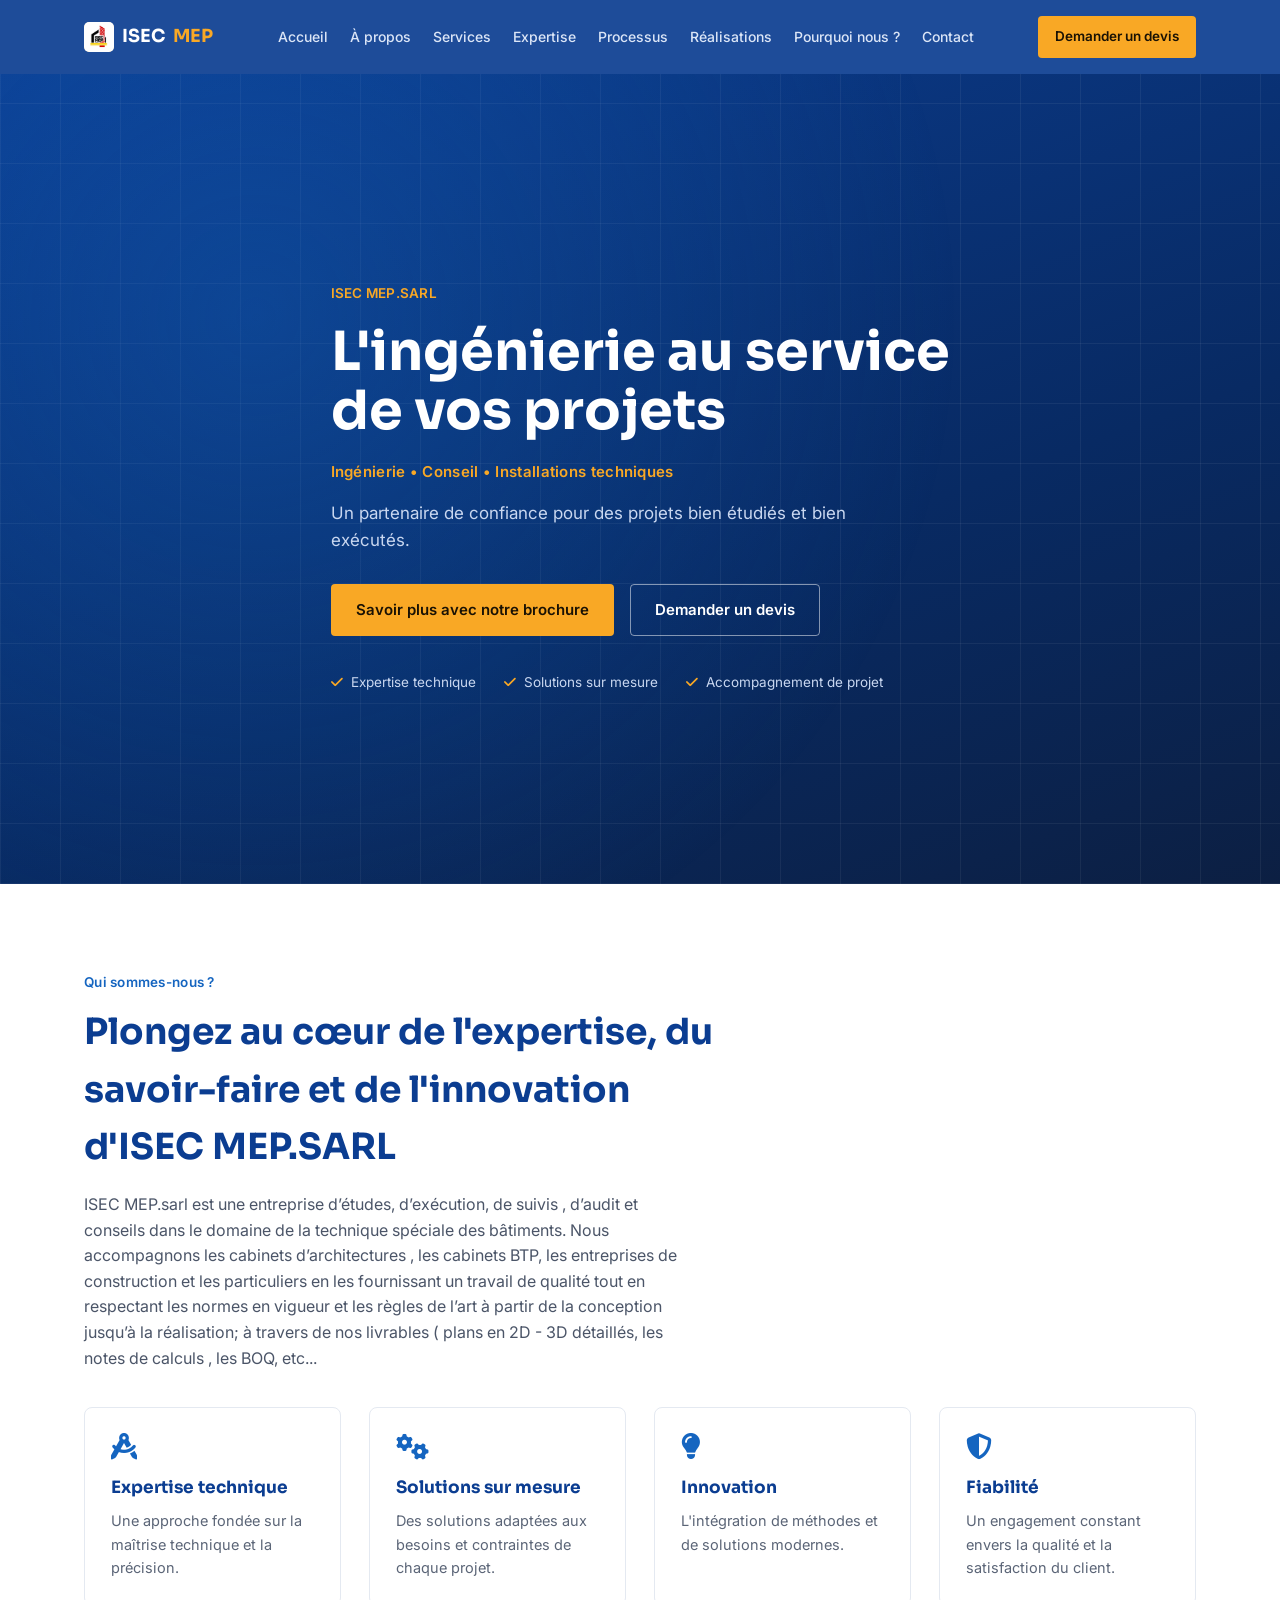
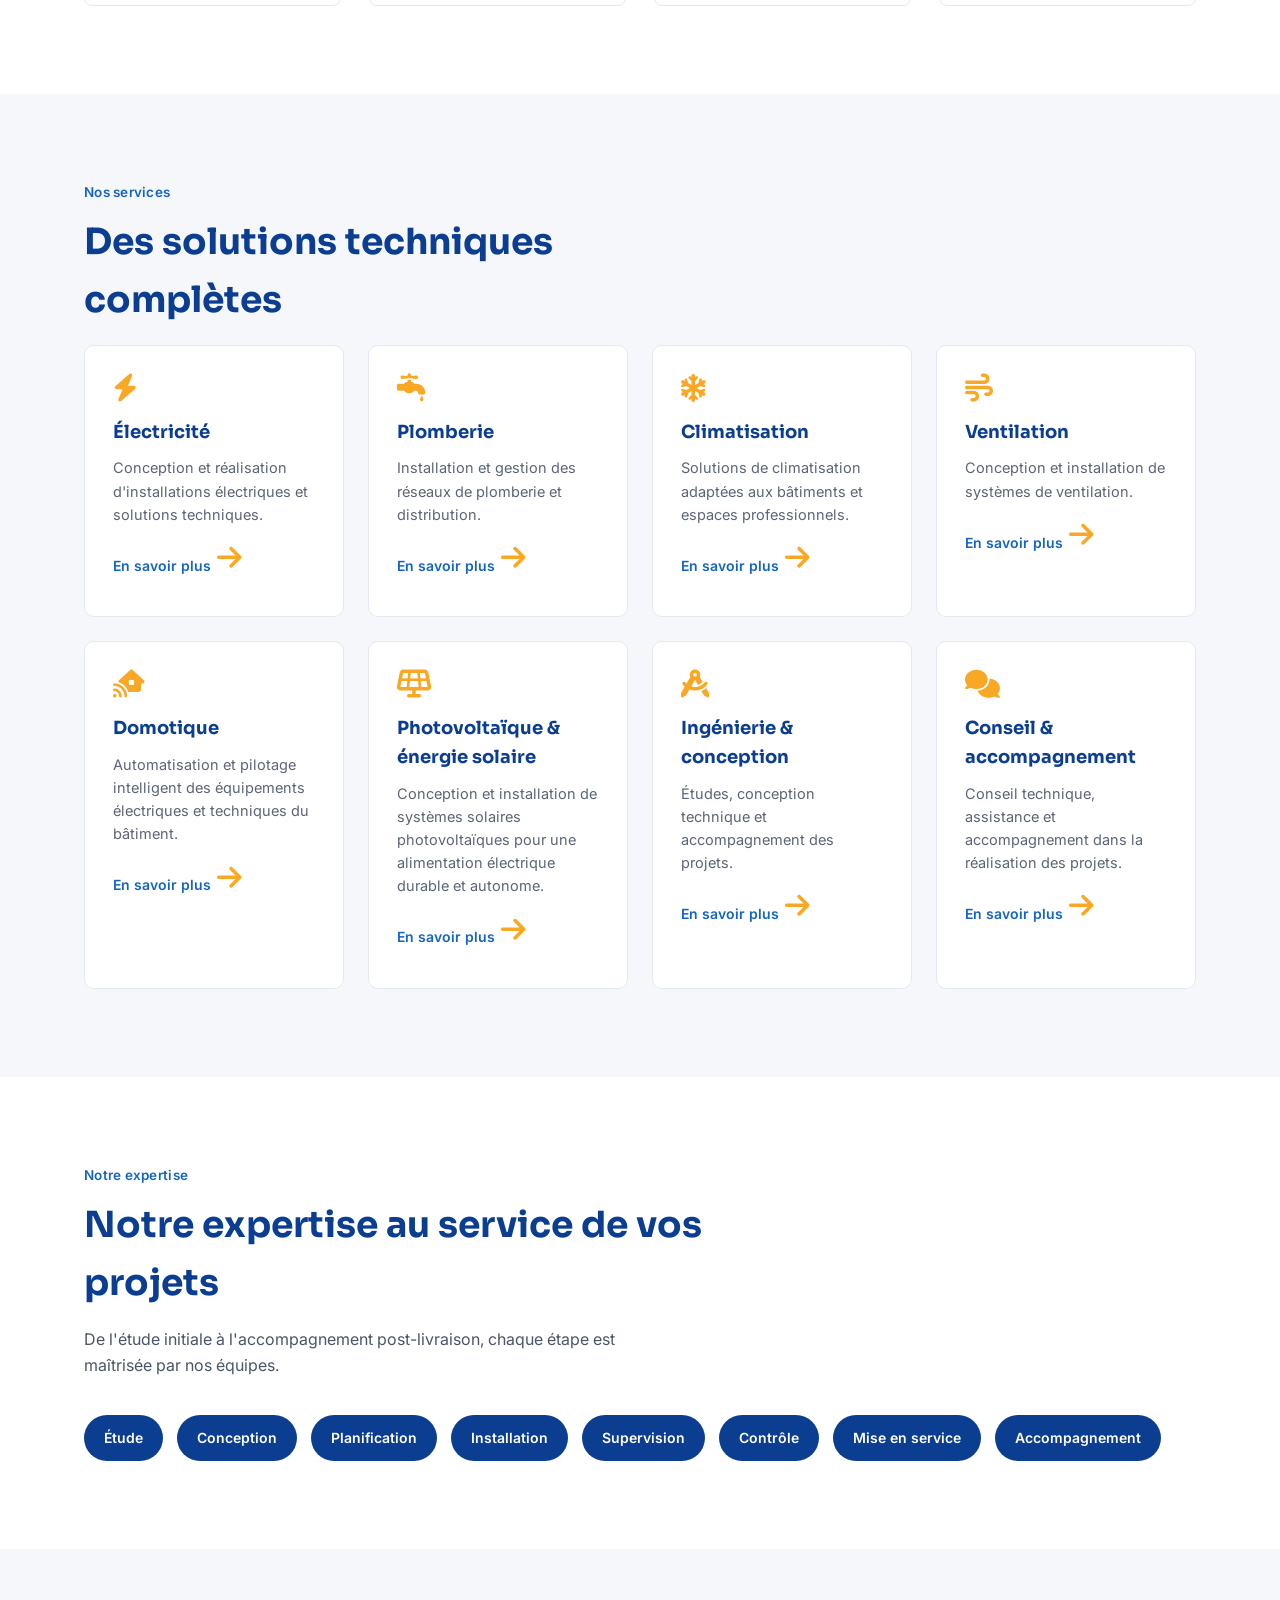
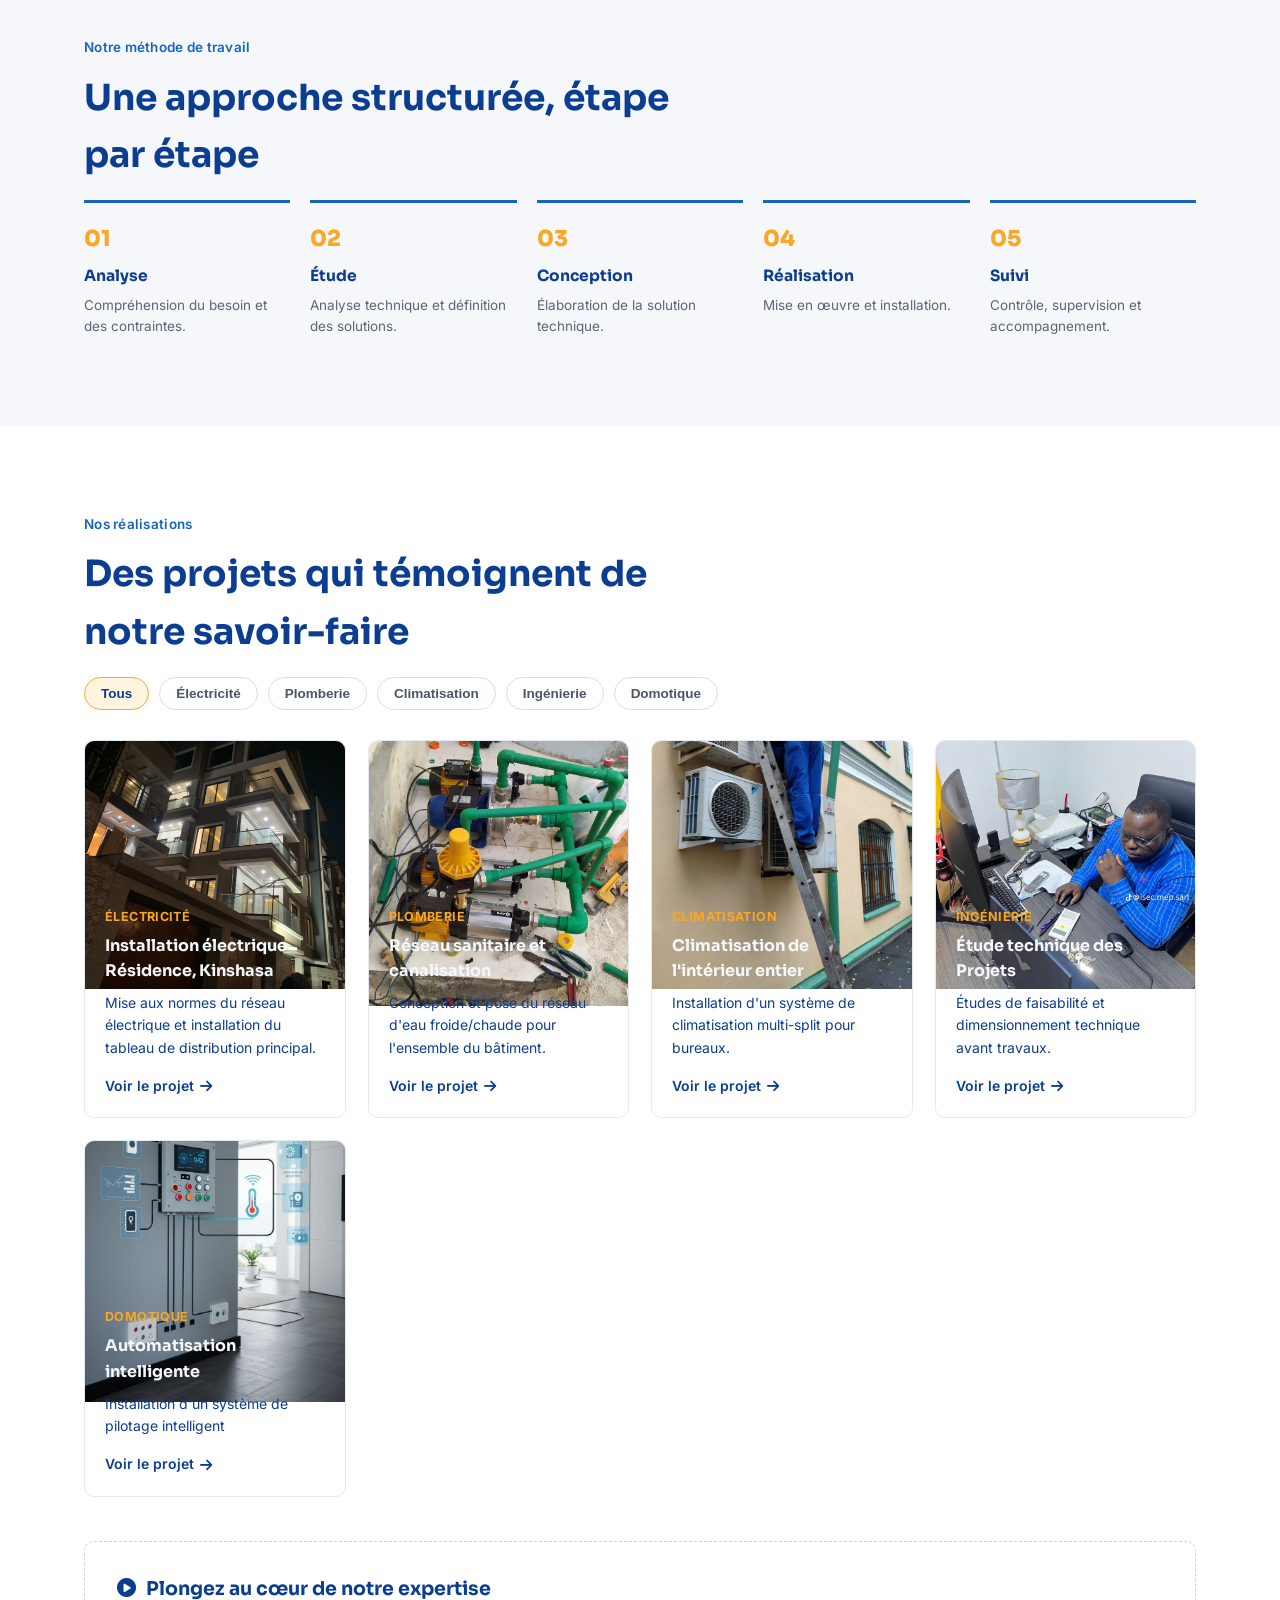
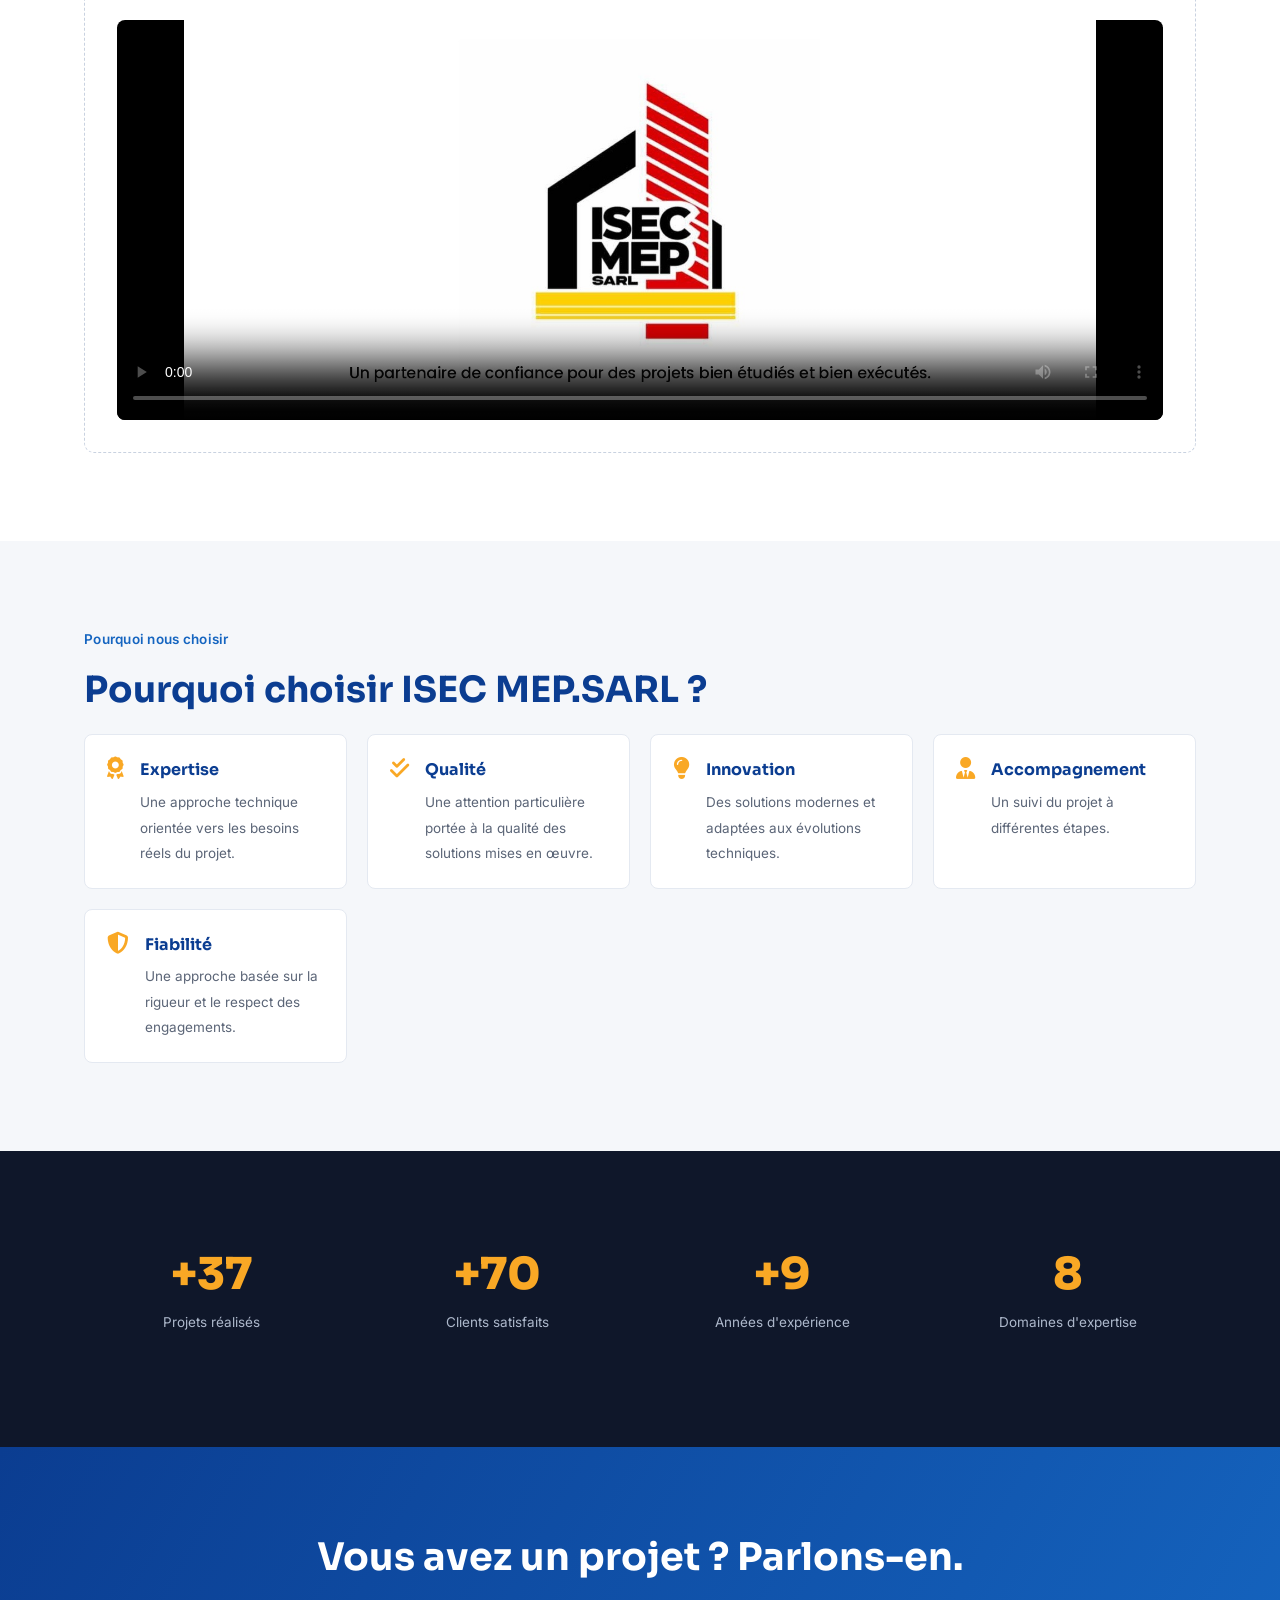
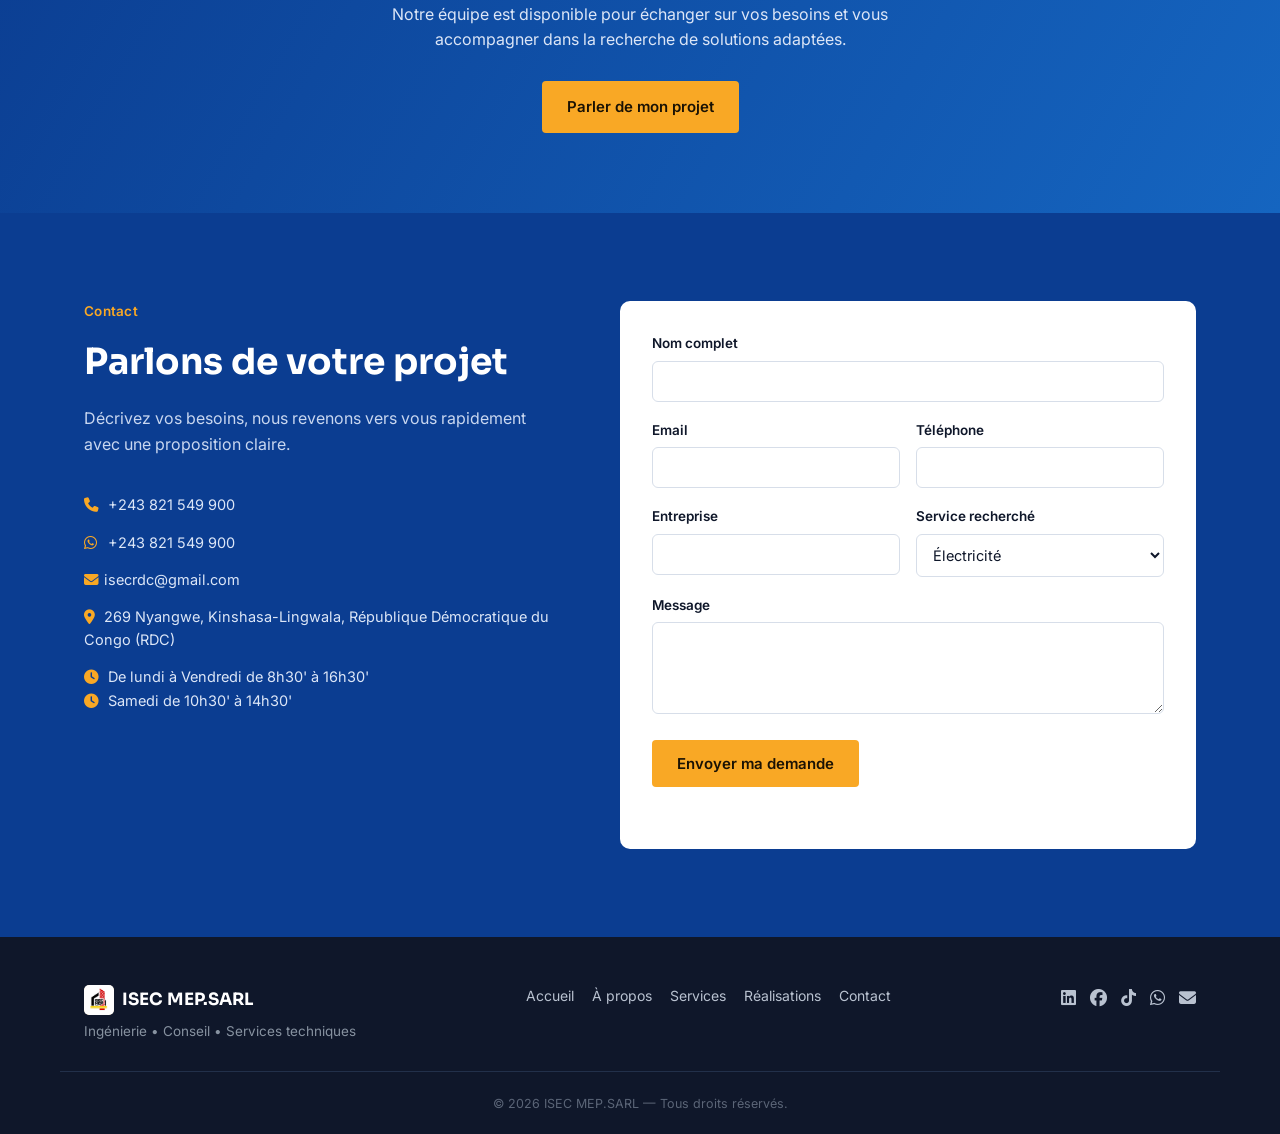
<file: index.html>
<!DOCTYPE html>
<html lang="fr">

<head>
    <meta charset="UTF-8">
    <meta name="viewport" content="width=device-width, initial-scale=1">
    <title>ISEC MEP.SARL | Ingénierie, Conseil et Services Techniques</title>
    <meta name="description"
        content="ISEC MEP.SARL accompagne vos projets à travers des solutions en ingénierie, électricité, plomberie, climatisation, ventilation et services techniques.">
    <meta name="keywords"
        content="ingénierie Kinshasa, électricité, plomberie, climatisation, ventilation, HVAC, conseil technique, ISEC MEP">
    <meta property="og:title" content="ISEC MEP.SARL | Ingénierie, Conseil et Services Techniques">
    <meta property="og:description"
        content="Ingénierie, électricité, plomberie, climatisation, ventilation et conseil technique.">
    <meta property="og:type" content="business.business">
    <link rel="icon" href="gallerie/logo-isec-mep.jpeg">
    <link rel="preconnect" href="https://fonts.googleapis.com">
    <link rel="preconnect" href="https://fonts.gstatic.com" crossorigin>
    <link
        href="https://fonts.googleapis.com/css2?family=Sora:wght@500;600;700;800&family=Inter:wght@400;500;600&display=swap"
        rel="stylesheet">
    <link rel="stylesheet" href="https://cdnjs.cloudflare.com/ajax/libs/font-awesome/6.5.1/css/all.min.css">
    <link rel="stylesheet" href="style.css">
</head>

<body>
    <a class="skip-link" href="#contenu">Aller au contenu</a>

    <header class="navbar" id="navbar">
        <div class="wrap nav-inner">
            <a href="#accueil" class="brand"><span class="brand-mark"><img src="gallerie/logo-isec-mep.jpeg"
                        alt=""></span> ISEC <span>MEP</span></a>
            <nav class="nav-links" id="navLinks" aria-label="Navigation principale">
                <a href="#accueil">Accueil</a>
                <a href="#apropos">À propos</a>
                <a href="#services">Services</a>
                <a href="#expertise">Expertise</a>
                <a href="#processus">Processus</a>
                <a href="#realisations">Réalisations</a>
                <a href="#pourquoi">Pourquoi nous ?</a>
                <a href="#contact">Contact</a>
            </nav>
            <div class="nav-actions">
                <a href="#contact" title="Cliquer ici pour demander un devis" class="btn btn-gold btn-sm">Demander un
                    devis</a>
                <button class="hamburger" id="hamburger" aria-expanded="false" aria-controls="navLinks"
                    aria-label="Menu">
                    <span></span><span></span><span></span>
                </button>
            </div>
        </div>
    </header>

    <section class="hero" id="accueil">
        <div class="hero-grid" aria-hidden="true"></div>
        <div class="hero-overlay"></div>
        <div class="wrap hero-content">
            <p class="eyebrow">ISEC MEP.SARL</p>
            <h1>L'ingénierie au service<br>de vos projets</h1>
            <p class="hero-sub">Ingénierie • Conseil • Installations techniques</p>
            <p class="hero-text">Un partenaire de confiance pour des projets bien étudiés et bien exécutés.</p>

            <div class="cta-row">
                <a href="document/ISEC MEP.pdf"
                    title="Cliquer ici pour télécharger notre brochure et savoir plus sur nous "
                    class="btn btn-gold">Savoir plus avec notre brochure</a>
                <a href="#contact" title="Cliquer ici pour demander un devis" class="btn btn-outline">Demander un
                    devis</a>
            </div>
            <ul class="hero-indicators">
                <li><i class="fa-solid fa-check"></i> Expertise technique</li>
                <li><i class="fa-solid fa-check"></i> Solutions sur mesure</li>
                <li><i class="fa-solid fa-check"></i> Accompagnement de projet</li>
            </ul>
        </div>
    </section>

    <main id="contenu">
        <!------------------------------------about------------------------------------------------------------------------------------------>
        <!------------------------------------------------------------------------------------------------------------------------------>
        <section id="apropos" class="section">
            <div class="wrap">
                <p class="tag">Qui sommes-nous ?</p>
                <h2>Plongez au cœur de l'expertise, du savoir-faire et de l'innovation d'ISEC MEP.SARL</h2>
                <p class="lead">ISEC MEP.sarl est une entreprise d’études, d’exécution, de suivis , d’audit et conseils
                    dans le domaine de la technique spéciale des bâtiments. Nous accompagnons les cabinets
                    d’architectures , les cabinets BTP, les entreprises de construction et les particuliers en les
                    fournissant un travail de qualité tout en respectant les normes en vigueur et les règles de l’art à
                    partir de la conception jusqu’à la réalisation; à travers de nos livrables ( plans en 2D - 3D
                    détaillés, les notes de calculs , les BOQ, etc...</p>
                <div class="feature-grid">
                    <div class="feature"><i class="fa-solid fa-drafting-compass"></i>
                        <h3>Expertise technique</h3>
                        <p>Une approche fondée sur la maîtrise technique et la précision.</p>
                    </div>
                    <div class="feature"><i class="fa-solid fa-gears"></i>
                        <h3>Solutions sur mesure</h3>
                        <p>Des solutions adaptées aux besoins et contraintes de chaque projet.</p>
                    </div>
                    <div class="feature"><i class="fa-solid fa-lightbulb"></i>
                        <h3>Innovation</h3>
                        <p>L'intégration de méthodes et de solutions modernes.</p>
                    </div>
                    <div class="feature"><i class="fa-solid fa-shield-halved"></i>
                        <h3>Fiabilité</h3>
                        <p>Un engagement constant envers la qualité et la satisfaction du client.</p>
                    </div>
                </div>
            </div>
        </section>
        <!-------------------------------------services----------------------------------------------------------------------------------------->
        <!------------------------------------------------------------------------------------------------------------------------------>
        <section id="services" class="section alt">
            <div class="wrap">
                <p class="tag">Nos services</p>
                <h2>Des solutions techniques complètes</h2>
                <div class="card-grid">
                    <article class="card"><i class="fa-solid fa-bolt"></i>
                        <h3>Électricité</h3>
                        <p>Conception et réalisation d'installations électriques et solutions techniques.</p><a
                            href="#contact" class="card-link">En savoir plus <i class="fa-solid fa-arrow-right"></i></a>
                    </article>
                    <article class="card"><i class="fa-solid fa-faucet-drip"></i>
                        <h3>Plomberie</h3>
                        <p>Installation et gestion des réseaux de plomberie et distribution.</p><a href="#contact"
                            class="card-link">En savoir plus <i class="fa-solid fa-arrow-right"></i></a>
                    </article>
                    <article class="card"><i class="fa-solid fa-snowflake"></i>
                        <h3>Climatisation</h3>
                        <p>Solutions de climatisation adaptées aux bâtiments et espaces professionnels.</p><a
                            href="#contact" class="card-link">En savoir plus <i class="fa-solid fa-arrow-right"></i></a>
                    </article>
                    <article class="card"><i class="fa-solid fa-wind"></i>
                        <h3>Ventilation</h3>
                        <p>Conception et installation de systèmes de ventilation.</p><a href="#contact"
                            class="card-link">En savoir
                            plus <i class="fa-solid fa-arrow-right"></i></a>
                    </article>
                    <article class="card"> <i class="fa-solid fa-house-signal"></i>
                        <h3>Domotique</h3>
                        <p>Automatisation et pilotage intelligent des équipements électriques et techniques du bâtiment.
                        </p><a href="#contact" class="card-link">En savoir
                            plus <i class="fa-solid fa-arrow-right"></i></a>
                    </article>
                    <article class="card">
                        <i class="fa-solid fa-solar-panel"></i>
                        <h3>Photovoltaïque &amp; énergie solaire</h3>
                        <p>Conception et installation de systèmes solaires photovoltaïques pour une alimentation
                            électrique durable et autonome.</p>
                        <a href="#contact" class="card-link">En savoir plus <i class="fa-solid fa-arrow-right"></i></a>
                    </article>
                    <article class="card"><i class="fa-solid fa-compass-drafting"></i>
                        <h3>Ingénierie &amp; conception</h3>
                        <p>Études, conception technique et accompagnement des projets.</p><a href="#contact"
                            class="card-link">En
                            savoir plus <i class="fa-solid fa-arrow-right"></i></a>
                    </article>
                    <article class="card"><i class="fa-solid fa-comments"></i>
                        <h3>Conseil &amp; accompagnement</h3>
                        <p>Conseil technique, assistance et accompagnement dans la réalisation des projets.</p><a
                            href="#contact" class="card-link">En savoir plus <i class="fa-solid fa-arrow-right"></i></a>
                    </article>
                </div>
            </div>
        </section>
        <!-----------------------------expertise chips------------------------------------------------------------------------------------------------->
        <!------------------------------------------------------------------------------------------------------------------------------>
        <section id="expertise" class="section">
            <div class="wrap">
                <p class="tag">Notre expertise</p>
                <h2>Notre expertise au service de vos projets</h2>
                <p class="lead">De l'étude initiale à l'accompagnement post-livraison, chaque étape est maîtrisée par
                    nos
                    équipes.</p>
                <div class="expertise-grid">
                    <span>Étude</span><span>Conception</span><span>Planification</span><span>Installation</span>
                    <span>Supervision</span><span>Contrôle</span><span>Mise en service</span><span>Accompagnement</span>
                </div>
            </div>
        </section>
        <!-----------------------------------timeline------------------------------------------------------------------------------------------->
        <!------------------------------------------------------------------------------------------------------------------------------>
        <section id="processus" class="section alt">
            <div class="wrap">
                <p class="tag">Notre méthode de travail</p>
                <h2>Une approche structurée, étape par étape</h2>
                <ol class="timeline">
                    <li><span class="tl-num">01</span>
                        <h3>Analyse</h3>
                        <p>Compréhension du besoin et des contraintes.</p>
                    </li>
                    <li><span class="tl-num">02</span>
                        <h3>Étude</h3>
                        <p>Analyse technique et définition des solutions.</p>
                    </li>
                    <li><span class="tl-num">03</span>
                        <h3>Conception</h3>
                        <p>Élaboration de la solution technique.</p>
                    </li>
                    <li><span class="tl-num">04</span>
                        <h3>Réalisation</h3>
                        <p>Mise en œuvre et installation.</p>
                    </li>
                    <li><span class="tl-num">05</span>
                        <h3>Suivi</h3>
                        <p>Contrôle, supervision et accompagnement.</p>
                    </li>
                </ol>
            </div>
        </section>
        <!----------------------------------filters + gallery + réalisations---------------------------------------------------------------------------->
        <!------------------------------------------------------------------------------------------------------------------------------>
        <section id="realisations" class="section">
            <div class="wrap">
                <p class="tag">Nos réalisations</p>
                <h2>Des projets qui témoignent de notre savoir-faire</h2>
                <div class="filters" role="tablist" aria-label="Filtrer les réalisations">
                    <button class="filter-btn active" data-filter="all">Tous</button>
                    <button class="filter-btn" data-filter="electricite">Électricité</button>
                    <button class="filter-btn" data-filter="plomberie">Plomberie</button>
                    <button class="filter-btn" data-filter="hvac">Climatisation</button>
                    <button class="filter-btn" data-filter="ingenierie">Ingénierie</button>
                    <button class="filter-btn" data-filter="construction">Domotique</button>
                </div>
                <div class="gallery" id="gallery">
                    <article class="gcard" data-cat="electricite">
                        <div class="gph"><img src="gallerie/electricite.jpeg" alt="les images de nos réalisations">
                        </div>
                        <span class="gcat">Électricité</span>
                        <h3>Installation électrique Résidence, Kinshasa </h3>
                        <p>Mise aux normes du réseau électrique et installation du tableau de distribution principal.
                        </p><a href="#video-block" class="card-link">Voir le projet <i
                                class="fa-solid fa-arrow-right"></i></a>
                    </article>
                    <article class="gcard" data-cat="plomberie">
                        <div class="gph"><img src="gallerie/plomberie-isec-image.jpg"
                                alt="les images de nos réalisations"></div>
                        <span class="gcat">Plomberie</span>
                        <h3>Réseau sanitaire et canalisation</h3>
                        <p>Conception et pose du réseau d'eau froide/chaude pour l'ensemble du bâtiment.</p><a
                            href="#video-block" class="card-link">Voir le projet <i
                                class="fa-solid fa-arrow-right"></i></a>
                    </article>
                    <article class="gcard" data-cat="hvac">
                        <div class="gph"><img src="gallerie/climasation-isec-image.jpg"
                                alt="les images de nos réalisations">
                        </div>
                        <span class="gcat">CLIMATISATION</span>
                        <h3>Climatisation de l'intérieur entier</h3>
                        <p>Installation d'un système de climatisation multi-split pour bureaux.</p><a
                            href="#video-block" class="card-link">Voir le projet <i
                                class="fa-solid fa-arrow-right"></i></a>
                    </article>
                    <article class="gcard" data-cat="ingenierie">
                        <div class="gph"><img src="gallerie/CEO isec mep.jpeg" alt="les images de nos réalisations">
                        </div>
                        <span class="gcat">Ingénierie</span>
                        <h3> Étude technique des Projets</h3>
                        <p>Études de faisabilité et dimensionnement technique avant travaux.</p><a href="#video-block"
                            class="card-link">Voir le projet <i class="fa-solid fa-arrow-right"></i></a>
                    </article>
                    <article class="gcard" data-cat="construction">
                        <div class="gph"><img src="gallerie/domotique-ise-image.jpg"
                                alt="les images de nos réalisations"></div>
                        <span class="gcat">Domotique</span>
                        <h3>Automatisation intelligente</h3>
                        <p>Installation d'un système de pilotage intelligent</p><a href="#video-block"
                            class="card-link">Voir le projet <i class="fa-solid fa-arrow-right"></i></a>
                    </article>
                </div>
                <div class="video-block" id="video-block">
                    <h3><i class="fa-solid fa-circle-play"></i>Plongez au cœur de notre expertise</h3>
                    <video controls playsinline preload="metadata"
                        poster="gallerie/ISEC_MEP_SARL_Facebook_Cover_slogan.jpg" width="100%" height="400px">

                        <source src="gallerie/video-isec-mep.mp4" type="video/mp4">

                        Votre navigateur ne supporte pas la lecture de cette vidéo.
                    </video>
                </div>
            </div>
        </section>
        <!--------------------------------------pourquoi nous ?---------------------------------------------------------------------------------------->
        <!------------------------------------------------------------------------------------------------------------------------------>
        <section id="pourquoi" class="section alt">
            <div class="wrap">
                <p class="tag">Pourquoi nous choisir</p>
                <h2>Pourquoi choisir ISEC MEP.SARL ?</h2>
                <div class="why-grid">
                    <div class="why"><i class="fa-solid fa-award"></i>
                        <div>
                            <h3>Expertise</h3><span>Une approche technique orientée vers les besoins réels du
                                projet.</span>
                        </div>
                    </div>
                    <div class="why"><i class="fa-solid fa-check-double"></i>
                        <div>
                            <h3>Qualité</h3><span>Une attention particulière portée à la qualité des solutions mises en
                                œuvre.</span>
                        </div>
                    </div>
                    <div class="why"><i class="fa-solid fa-lightbulb"></i>
                        <div>
                            <h3>Innovation</h3><span>Des solutions modernes et adaptées aux évolutions
                                techniques.</span>
                        </div>
                    </div>
                    <div class="why"><i class="fa-solid fa-user-tie"></i>
                        <div>
                            <h3>Accompagnement</h3><span>Un suivi du projet à différentes étapes.</span>
                        </div>
                    </div>
                    <div class="why"><i class="fa-solid fa-shield-halved"></i>
                        <div>
                            <h3>Fiabilité</h3><span>Une approche basée sur la rigueur et le respect des
                                engagements.</span>
                        </div>
                    </div>
                </div>
            </div>
        </section>
        <!-------------------------------------------les nombres clés------------------------------------------------------------------->
        <!------------------------------------------------------------------------------------------------------------------------------>
        <section class="section stats-section">
            <div class="wrap">
                <div class="stats-grid">
                    <div class="stat"><span class="stat-num" data-target="50">+50</span><span class="stat-label">Projets
                            réalisés</span>
                    </div>
                    <div class="stat"><span class="stat-num" data-target="70">+70</span><span class="stat-label">Clients
                            satisfaits</span>
                    </div>
                    <div class="stat"><span class="stat-num" data-target="9">+9</span><span class="stat-label">Années
                            d'expérience</span></div>
                    <div class="stat"><span class="stat-num" data-target="8">8</span><span class="stat-label">Domaines
                            d'expertise</span></div>
                </div>
            </div>
        </section>
        <!------------------------------------------------parler du projet--------------------------------------------->
        <!--------------------------------------------------------------------------------------------------------------->
        <section class="cta-banner">
            <div class="wrap">
                <h2>Vous avez un projet ? Parlons-en.</h2>
                <p>Notre équipe est disponible pour échanger sur vos besoins et vous accompagner dans la recherche de
                    solutions
                    adaptées.</p>
                <a href="#contact" title="Cliquer pour nous parler de votre projet" class="btn btn-gold">Parler de mon
                    projet</a>
            </div>
        </section>
        <!-------------------------------------contact et formulaire-------------------------------------------------------->
        <!------------------------------------------------------------------------------------------------------------------>
        <section id="contact" class="section contact-section">
            <div class="wrap contact-grid">
                <div>
                    <p class="tag">Contact</p>
                    <h2>Parlons de votre projet</h2>
                    <p class="lead">Décrivez vos besoins, nous revenons vers vous rapidement avec une proposition
                        claire.</p>
                    <ul class="contact-info">
                        <li><a href="tel:+243821549900" title="Appeler nous"><i class="fa-solid fa-phone"></i> +243 821
                                549 900</a></li>
                        <li><a href="https://wa.me/243821549900" title="Contacter ISEC MEP.SARL sur WhatsApp"
                                class="whatsapp-btn" target="_blank" rel="noopener noreferrer"
                                aria-label="Contacter ISEC MEP.SARL sur WhatsApp"> <i class="fab fa-whatsapp"></i> +243
                                821 549 900
                            </a></li>
                        <li><a href="mailto:isecrdc@gmail.com" title="Pour tous vos couriers"><i
                                    class="fa-solid fa-envelope"></i>isecrdc@gmail.com</a></li>
                        <li><i class="fa-solid fa-location-dot"></i>269 Nyangwe, Kinshasa-Lingwala, République
                            Démocratique du Congo (RDC)</li>
                        <li><i class="fa-solid fa-clock"></i> De lundi à Vendredi de 8h30' à 16h30' <br><i
                                class="fa-solid fa-clock"></i> Samedi de 10h30' à 14h30'</li>
                    </ul>
                </div>
                <form class="contact-form" id="contactForm" novalidate>
                    <div class="form-row"><label for="nom">Nom complet</label><input type="text" id="nom" name="nom"
                            required>
                    </div>
                    <div class="form-row form-row-2">
                        <div><label for="email">Email</label><input type="email" id="email" name="email" required></div>
                        <div><label for="tel">Téléphone</label><input type="tel" id="tel" name="tel" required></div>
                    </div>
                    <div class="form-row form-row-2">
                        <div><label for="entreprise">Entreprise</label><input type="text" id="entreprise"
                                name="entreprise"></div>
                        <div><label for="service">Service recherché</label>
                            <select id="service" name="service">
                                <option>Électricité</option>
                                <option>Plomberie</option>
                                <option>Climatisation</option>
                                <option>Ventilation</option>
                                <option>Domotique</option>
                                <option>Ingénierie &amp; conception</option>
                                <option>Conseil &amp; accompagnement</option>
                                <option>Autre</option>
                            </select>
                        </div>
                    </div>
                    <div class="form-row"><label for="message">Message</label><textarea id="message" name="message"
                            rows="4" required></textarea></div>
                    <button type="submit" class="btn btn-gold">Envoyer ma demande</button>
                    <p class="form-feedback" id="formFeedback" role="status" aria-live="polite"></p>
                </form>
            </div>
        </section>

    </main>
    <!----------------------------------------------footer------------------------------------------------------------------------>
    <!------------------------------------------------------------------------------------------------------------------------->
    <footer class="footer">
        <div class="wrap footer-grid">
            <div>
                <p class="brand footer-brand"><span class="brand-mark"><img src="gallerie/logo-isec-mep.jpeg"
                            alt=""></span> ISEC MEP.SARL</p>
                <p class="footer-tagline">Ingénierie • Conseil • Services techniques</p>
            </div>
            <nav aria-label="Liens du pied de page">
                <a href="#accueil">Accueil</a><a href="#apropos">À propos</a><a href="#services">Services</a>
                <a href="#realisations">Réalisations</a><a href="#contact">Contact</a>
            </nav>
            <div class="socials">
                <a href="https://www.linkedin.com/in/christian-makobo-7935ba208/" aria-label="LinkedIn"><i
                        class="fa-brands fa-linkedin"></i></a>
                <a href="https://web.facebook.com/profile.php?id=61595262446557" aria-label="Facebook"><i
                        class="fa-brands fa-facebook"></i></a>
                <a href="https://www.tiktok.com/@isec.mep.sarl" aria-label="TikTok"><i
                        class="fa-brands fa-tiktok"></i></a>
                <a href="https://wa.me/243821549900" class="whatsapp-btn" target="_blank" rel="noopener noreferrer"
                    aria-label="Contacter ISEC MEP.SARL sur WhatsApp">
                    <i class="fab fa-whatsapp"></i>
                </a>
                <a href="mailto:isecrdc@gmail.com" aria-label="Email"><i class="fa-solid fa-envelope"></i></a>
            </div>
        </div>
        <p class="footer-copy">© 2026 ISEC MEP.SARL — Tous droits réservés.</p>
    </footer>

    <script src="script.js"></script>
</body>

</html>
</file>
<file: style.css>
/* ============ TOKENS ============ */
:root {
  --navy: #0B3D91;
  --blue: #1565C0;
  --gold: #F9A825;
  --dark: #0F172A;
  --gray-light: #F5F7FA;
  --white: #FFFFFF;
  --font-head: 'Sora', system-ui, sans-serif;
  --font-body: 'Inter', system-ui, sans-serif;
}

* {
  box-sizing: border-box;
}

html {
  scroll-behavior: smooth;
}

body {
  margin: 0;
  font-family: var(--font-body);
  color: var(--dark);
  background: var(--white);
  line-height: 1.6;
}

h1,
h2,
h3 {
  font-family: var(--font-head);
  margin: 0;
  color: var(--navy);
}

p {
  margin: 0;
}

a {
  color: inherit;
}

img {
  max-width: 100%;
  display: block;
}

.wrap {
  max-width: 1160px;
  margin: 0 auto;
  padding: 0 24px;
}

.skip-link {
  position: absolute;
  left: -999px;
  top: 0;
  background: var(--gold);
  color: var(--dark);
  padding: 10px 16px;
  z-index: 200;
}

.skip-link:focus {
  left: 16px;
  top: 16px;
}

a:focus-visible,
button:focus-visible,
input:focus-visible,
textarea:focus-visible,
select:focus-visible {
  outline: 2px solid var(--gold);
  outline-offset: 2px;
}

/*********************** BUTTONS *****************************/
/* ======================================================== */

.btn {
  display: inline-flex;
  align-items: center;
  gap: 8px;
  padding: 13px 24px;
  border-radius: 4px;
  font-weight: 600;
  font-size: 15px;
  text-decoration: none;
  border: 1.5px solid transparent;
  cursor: pointer;
  font-family: var(--font-body);
  transition: transform .15s ease, background .15s ease;
}

.btn:hover {
  transform: translateY(-1px);
}

.btn-gold {
  background: var(--gold);
  color: #1a1204;
}

.btn-gold:hover {
  background: #ffb733;
}

.btn-outline {
  border-color: rgba(255, 255, 255, .5);
  color: var(--white);
}

.btn-outline:hover {
  background: rgba(255, 255, 255, .08);
}

.btn-sm {
  padding: 9px 16px;
  font-size: 13.5px;
}

/*************************** NAVBAR ***************************/
/* ========================================================== */

.navbar {
  position: sticky;
  top: 0;
  z-index: 100;
  background: rgba(11, 61, 145, .92);
  backdrop-filter: blur(6px);
  transition: box-shadow .2s ease;
}

.navbar.scrolled {
  box-shadow: 0 4px 18px rgba(0, 0, 0, .18);
}

.nav-inner {
  display: flex;
  align-items: center;
  justify-content: space-between;
  padding: 16px 24px;
}

.brand {
  display: flex;
  align-items: center;
  gap: 8px;
  color: var(--white);
  text-decoration: none;
  font-family: var(--font-head);
  font-weight: 700;
  font-size: 18px;
}

.brand span {
  color: var(--gold);
}
.brand span  img{
  border-radius: 5px;
}
.brand-mark {
  width: 30px;
  height: 30px;
  background: var(--gold);
  color: var(--navy);
  border-radius: 6px;
  display: flex;
  align-items: center;
  justify-content: center;
  font-weight: 800;
}

.nav-links {
  display: flex;
  gap: 22px;
}

.nav-links a {
  color: #DCE6F7;
  text-decoration: none;
  font-size: 14px;
  font-weight: 500;
}

.nav-links a:hover {
  color: var(--gold);
}

.nav-actions {
  display: flex;
  align-items: center;
  gap: 16px;
}

.hamburger {
  display: none;
  flex-direction: column;
  gap: 5px;
  background: none;
  border: none;
  cursor: pointer;
  padding: 6px;
}

.hamburger span {
  width: 22px;
  height: 2px;
  background: var(--white);
}

/* HERO */
.hero {
  position: relative;
  min-height: 90vh;
  display: flex;
  align-items: center;
  overflow: hidden;
  background: linear-gradient(160deg, var(--navy) 0%, #082a63 60%, var(--dark) 130%);
}

.hero-grid {
  position: absolute;
  inset: 0;
  background-image: repeating-linear-gradient(0deg, rgba(255, 255, 255, .06) 0 1px, transparent 1px 60px),
    repeating-linear-gradient(90deg, rgba(255, 255, 255, .06) 0 1px, transparent 1px 60px);
  opacity: 0;
  animation: gridFade 1.4s ease forwards .2s;
}

@keyframes gridFade {
  to {
    opacity: 1;
  }
}

.hero-overlay {
  position: absolute;
  inset: 0;
  background: radial-gradient(circle at 20% 30%, rgba(21, 101, 192, .35), transparent 60%);
}

.hero-content {
  position: relative;
  z-index: 2;
  padding: 100px 24px 80px;
}

.eyebrow {
  color: var(--gold);
  font-size: 13.5px;
  font-weight: 600;
  letter-spacing: .02em;
  margin-bottom: 18px;
}

.hero h1 {
  color: var(--white);
  font-size: clamp(32px, 5.2vw, 54px);
  line-height: 1.1;
  font-weight: 700;
  max-width: 16ch;
  opacity: 0;
  transform: translateY(16px);
  animation: riseIn .7s ease forwards .3s;
}

.hero-sub {
  color: var(--gold);
  font-weight: 600;
  font-size: 15px;
  margin-top: 18px;
  letter-spacing: .02em;
  opacity: 0;
  transform: translateY(16px);
  animation: riseIn .7s ease forwards .45s;
}

.hero-text {
  color: #C9D7F0;
  font-size: 17px;
  max-width: 52ch;
  margin: 16px 0 30px;
  opacity: 0;
  transform: translateY(16px);
  animation: riseIn .7s ease forwards .55s;
}

.cta-row {
  display: flex;
  flex-wrap: wrap;
  gap: 16px;
  opacity: 0;
  transform: translateY(16px);
  animation: riseIn .7s ease forwards .7s;
}

.hero-indicators {
  list-style: none;
  display: flex;
  flex-wrap: wrap;
  gap: 20px 28px;
  margin: 36px 0 0;
  padding: 0;
  opacity: 0;
  transform: translateY(16px);
  animation: riseIn .7s ease forwards .85s;
}

.hero-indicators li {
  color: #C9D7F0;
  font-size: 13.5px;
  display: flex;
  gap: 8px;
  align-items: center;
}

.hero-indicators i {
  color: var(--gold);
}

@keyframes riseIn {
  to {
    opacity: 1;
    transform: none;
  }
}

/****************************************** SECTIONS **************************/
/* ========================================================================== */

.section {
  padding: 88px 24px;
}

.section.alt {
  background: var(--gray-light);
}

.tag {
  color: var(--blue);
  font-weight: 600;
  font-size: 13.5px;
  letter-spacing: .02em;
  margin-bottom: 10px;
}

.section h2 {
  font-size: clamp(26px, 3.2vw, 36px);
  margin-bottom: 16px;
  max-width: 24ch;
}

.lead {
  color: #4B5568;
  max-width: 60ch;
  font-size: 16px;
  margin-bottom: 36px;
}

.placeholder-note {
  background: #FFF4E0;
  border: 1px solid #F3D9A0;
  color: #7a5a12;
  padding: 10px 14px;
  border-radius: 6px;
  font-size: 14px;
  display: inline-flex;
  gap: 8px;
  align-items: center;
  margin-bottom: 24px;
}

.reveal {
  opacity: 0;
  transform: translateY(18px);
  transition: opacity .6s ease, transform .6s ease;
}

.reveal.in {
  opacity: 1;
  transform: none;
}

/********************************** FEATURE GRID + ABOUT ********************************/
/* ==================================================================================== */

.feature-grid {
  display: grid;
  grid-template-columns: repeat(auto-fit, minmax(220px, 1fr));
  gap: 28px;
}

.feature {
  padding: 26px;
  border: 1px solid #E4E9F1;
  border-radius: 8px;
  transition: border-color .2s ease;
}

.feature:hover {
  border-color: var(--gold);
}

.feature i {
  font-size: 26px;
  color: var(--blue);
  margin-bottom: 14px;
}

.feature h3 {
  font-size: 17px;
  margin-bottom: 8px;
}

.feature p {
  color: #5B6577;
  font-size: 14.5px;
}

/********************************** SERVICES CARD GRID ***************************/
/* ============================================================================ */

.card-grid {
  display: grid;
  grid-template-columns: repeat(auto-fit, minmax(260px, 1fr));
  gap: 24px;
}

.card {
  background: var(--white);
  border: 1px solid #E4E9F1;
  border-radius: 10px;
  padding: 28px;
  transition: transform .2s ease, box-shadow .2s ease, border-color .2s ease;
}

.card:hover {
  transform: translateY(-4px);
  box-shadow: 0 14px 30px rgba(11, 61, 145, .1);
  border-color: var(--gold);
}

.card i {
  font-size: 28px;
  color: var(--gold);
  margin-bottom: 16px;
}

.card h3 {
  font-size: 18px;
  margin-bottom: 10px;
}

.card p {
  color: #5B6577;
  font-size: 14.5px;
  margin-bottom: 18px;
}

.card-link {
  color: var(--blue);
  text-decoration: none;
  font-weight: 600;
  font-size: 14px;
  display: inline-flex;
  gap: 6px;
  align-items: center;
}

.card-link:hover {
  color: var(--gold);
}

/********************************** EXPERTISE CHIPS **************************************/
/* ===================================================================================== */

.expertise-grid {
  display: flex;
  flex-wrap: wrap;
  gap: 14px;
}

.expertise-grid span {
  background: var(--navy);
  color: var(--white);
  padding: 12px 20px;
  border-radius: 24px;
  font-size: 14px;
  font-weight: 600;
}

/* ***************µµµµµµµµ*************** TIMELINE *************µµµµµµµ**********************/
/* ======================================================================================== */

.timeline {
  list-style: none;
  margin: 0;
  padding: 0;
  display: grid;
  grid-template-columns: repeat(5, 1fr);
  gap: 20px;
}

.timeline li {
  border-top: 3px solid var(--blue);
  padding-top: 18px;
}

.tl-num {
  font-family: var(--font-head);
  font-weight: 800;
  color: var(--gold);
  font-size: 22px;
  display: block;
  margin-bottom: 8px;
}

.timeline h3 {
  font-size: 15.5px;
  margin-bottom: 6px;
}

.timeline p {
  font-size: 13.5px;
  color: #5B6577;
}

@media (max-width:900px) {
  .timeline {
    grid-template-columns: 1fr;
  }
}

/******************** FILTERS + GALLERY + VIDEO REALISATION !*****************************/
/* ==================================================================================== */

.filters {
  display: flex;
  flex-wrap: wrap;
  gap: 10px;
  margin-bottom: 30px;
}

.filter-btn {
  background: none;
  border: 1.5px solid #D7DEE9;
  color: #4B5568;
  padding: 8px 16px;
  border-radius: 20px;
  font-size: 13.5px;
  font-weight: 600;
  cursor: pointer;
}

.filter-btn.active,
.filter-btn:hover {
  border-color: var(--gold);
  color: var(--navy);
  background: #FFF4E0;
}

.gallery {
  display: grid;
  grid-template-columns: repeat(auto-fit, minmax(240px, 1fr));
  gap: 22px;
  margin-bottom: 44px;
}

.gcard {
  background: var(--white);
  border: 1px solid #E4E9F1;
  border-radius: 10px;
  overflow: hidden;
  transition: transform .2s ease;

}

.gcard.hidden {
  display: none;
}

.gcard:hover {
  transform: translateY(-4px);
}

.gph {
  height: 150px;
  background: linear-gradient(135deg, var(--navy), var(--blue));
  display: flex;
  align-items: center;
  justify-content: center;
  color: rgba(255, 255, 255, .5);
  font-size: 26px;
}

.gcard .gcat {
  display: block;
  color: var(--gold);
  font-size: 12.5px;
  font-weight: 700;
  text-transform: uppercase;
  letter-spacing: .03em;
  margin: 16px 20px 6px;
}

.gcard h3 img {
  object-fit: cover;
}

.gcard h3 {
  margin: 0 20px 8px;
  font-size: 16px;
  color: var(--gray-light);
}

.gcard p {
  margin: 0 20px 14px;
  font-size: 14px;
  color: var(--navy)
}

.gcard .card-link {
  margin: 0 20px 20px;
  color: var(--navy)
}

.video-block {
  border: 1px dashed #C9D2E0;
  border-radius: 10px;
  padding: 32px;
}

.video-block h3 {
  font-size: 19px;
  margin-bottom: 16px;
  display: flex;
  gap: 10px;
  align-items: center;
}

.video-block video {
  width: 100%;
  border-radius: 8px;
  background: #000;
  display: block;
}

/************************ WHY CHOOSE US *************************************/
/* ======================================================================== */

.why-grid {
  display: grid;
  grid-template-columns: repeat(auto-fit, minmax(240px, 1fr));
  gap: 20px;
}

.why {
  display: flex;
  gap: 16px;
  padding: 22px;
  background: var(--white);
  border: 1px solid #E4E9F1;
  border-radius: 8px;
}

.why i {
  color: var(--gold);
  font-size: 22px;
  flex-shrink: 0;
}

.why h3 {
  font-size: 16px;
  margin-bottom: 6px;
}

.why span {
  font-size: 13.5px;
  color: #5B6577;
}

/*************************** STATS COMPTER *********************************/
/* ======================================================================= */

.stats-section {
  background: var(--dark);
  color: var(--white);
  text-align: center;
}

.stats-grid {
  display: grid;
  grid-template-columns: repeat(auto-fit, minmax(160px, 1fr));
  gap: 30px;
  margin-bottom: 24px;
}

.stat-num {
  display: block;
  font-family: var(--font-head);
  font-size: clamp(30px, 4vw, 44px);
  font-weight: 800;
  color: var(--gold);
}

.stat-label {
  font-size: 13.5px;
  color: #AEB9CC;
}

.stats-section .placeholder-note {
  background: rgba(249, 168, 37, .12);
  border-color: rgba(249, 168, 37, .3);
  color: var(--gold);
}

/*************************** CTA BANNER ************************************/
/* ======================================================================= */

.cta-banner {
  background: linear-gradient(120deg, var(--navy), var(--blue));
  color: var(--white);
  text-align: center;
  padding: 80px 24px;
}

.cta-banner h2 {
  color: var(--white);
  font-size: clamp(26px, 3.4vw, 38px);
  margin-bottom: 14px;
}

.cta-banner p {
  color: #DCE6F7;
  max-width: 52ch;
  margin: 0 auto 28px;
  font-size: 16px;
}

/******************************** CONTACT **********************************/
/* ======================================================================= */

.contact-section {
  background: var(--navy);
  color: var(--white);
}

.contact-section .tag {
  color: var(--gold);
}

.contact-section h2 {
  color: var(--white);
}

.contact-section .lead {
  color: #C9D7F0;
}

.contact-grid {
  display: grid;
  grid-template-columns: 1fr 1.2fr;
  gap: 56px;
  align-items: start;
}

.contact-info {
  list-style: none;
  padding: 0;
  margin: 28px 0 0;
  display: flex;
  flex-direction: column;
  gap: 14px;
  font-size: 14.5px;
  color: #DCE6F7;
}

.contact-info i {
  color: var(--gold);
  width: 20px;
}

.contact-info a {
  text-decoration: none;
  transition: 0.5s;
}

.contact-info a:hover {
  transition: 0.5s;
  color: var(--gold);
}

.contact-form {
  background: var(--white);
  border-radius: 10px;
  padding: 32px;
  color: var(--dark);
}

.form-row {
  margin-bottom: 18px;
}

.form-row-2 {
  display: grid;
  grid-template-columns: 1fr 1fr;
  gap: 16px;
}

label {
  display: block;
  font-size: 13.5px;
  font-weight: 600;
  margin-bottom: 6px;
}

input,
select,
textarea {
  width: 100%;
  padding: 11px 12px;
  border: 1.5px solid #D7DEE9;
  border-radius: 6px;
  font-family: var(--font-body);
  font-size: 14.5px;
  background: var(--white);
  color: var(--dark);
}

input:focus,
select:focus,
textarea:focus {
  border-color: var(--blue);
}

input.invalid,
textarea.invalid {
  border-color: #D64545;
}

.form-feedback {
  font-size: 14px;
  font-weight: 600;
  margin-top: 10px;
  min-height: 20px;
}

.form-feedback.success {
  color: #1B8A4C;
}

.form-feedback.error {
  color: #D64545;
}

.form-note {
  font-size: 12.5px;
  color: #8792A0;
  margin-top: 10px;
}

/***********************************FOOTER *********************************/
/* ====================================================================== */

.footer {
  background: var(--dark);
  color: #B9C2D0;
  padding: 48px 24px 20px;
}

.footer-grid {
  display: flex;
  flex-wrap: wrap;
  justify-content: space-between;
  gap: 28px;
  padding-bottom: 28px;
  border-bottom: 1px solid #22304a;
}

.footer-brand {
  color: var(--white);
  font-size: 17px;
  margin-bottom: 6px;
}

.footer-tagline {
  font-size: 13.5px;
  color: #8792A0;
}

.footer-grid nav {
  display: flex;
  flex-wrap: wrap;
  gap: 18px;
}

.footer-grid nav a {
  color: #B9C2D0;
  text-decoration: none;
  font-size: 14px;
}

.footer-grid nav a:hover {
  color: var(--gold);
}

.socials {
  display: flex;
  gap: 14px;
}

.socials a {
  color: #B9C2D0;
  font-size: 17px;
}

.socials a:hover {
  color: var(--gold);
}

.footer-copy {
  text-align: center;
  font-size: 12.5px;
  color: #5B6577;
  margin: 22px 0 0;
}

/* ====================================================================== */
/* RESPONSIVE */
/* ====================================================================== */
@media (max-width:900px) {
  .nav-links {
    display: none;
  }

  .hamburger {
    display: flex;
  }

  .contact-grid {
    grid-template-columns: 1fr;
  }

  .form-row-2 {
    grid-template-columns: 1fr;
  }

  .navbar.menu-open .nav-links {
    display: flex;
    flex-direction: column;
    position: absolute;
    top: 100%;
    left: 0;
    right: 0;
    background: var(--navy);
    padding: 20px 24px;
    gap: 16px;
  }

  .video-block video {
    height: 300px;
  }
}
</file>
